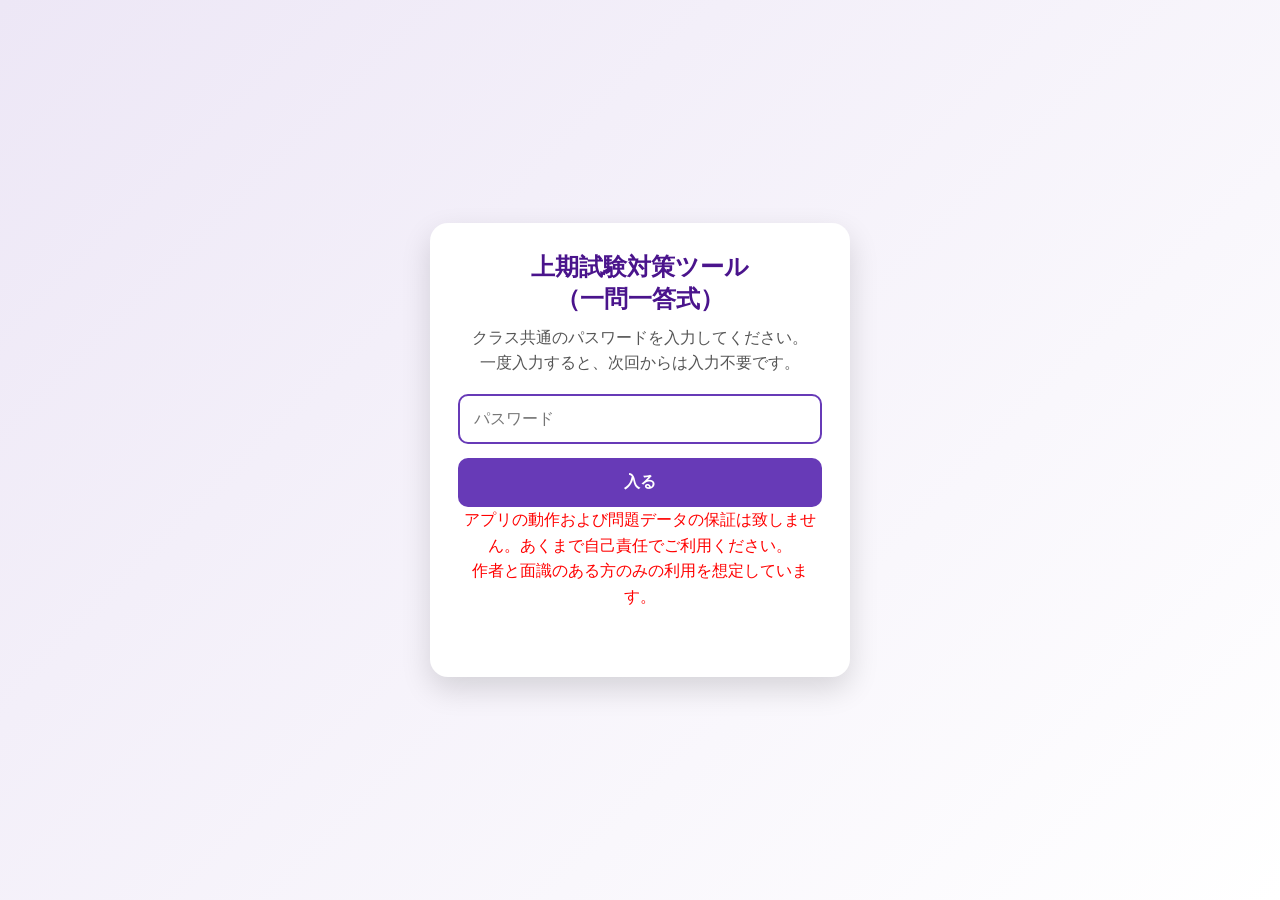
<file: index.html>
<!DOCTYPE html>
<html lang="ja" class="app-loading">
<head>

<!-- Google tag (gtag.js) -->
<script async src="https://www.googletagmanager.com/gtag/js?id=G-ELKN6ZGJD6"></script>
<script>
  window.dataLayer = window.dataLayer || [];
  function gtag(){dataLayer.push(arguments);}
  gtag('js', new Date());

  gtag('config', 'G-ELKN6ZGJD6');
</script>

<!-- PASSWORD_GUARD_VERSION: 2026c1_fixed2 -->
<meta charset="UTF-8">
<meta name="viewport" content="width=device-width, initial-scale=1.0">
<link rel="manifest" href="manifest.json">
<meta http-equiv="Cache-Control" content="no-cache, no-store, must-revalidate">
<meta http-equiv="Pragma" content="no-cache">
<meta http-equiv="Expires" content="0">
<link id="appStylesheet" rel="stylesheet" href="style.css">
<meta name="theme-color" content="#673AB7">

<style>
/* アプリ本体は、問題データとJavaScriptの読み込み完了後に表示する */
html.app-loading body:not(.auth-locked) .container {
  visibility: hidden !important;
}

/* パスワード画面は読み込み中でも表示する */
html.app-loading body.auth-locked #passwordGate {
  visibility: visible !important;
}

/* パスワードガード用 */
body.auth-locked .container {
  display: none !important;
}

#passwordGate {
  min-height: 100vh;
  display: flex;
  align-items: center;
  justify-content: center;
  padding: 24px;
  box-sizing: border-box;
  background: linear-gradient(135deg, #ede7f6, #ffffff);
}

.password-card {
  width: 100%;
  max-width: 420px;
  background: #ffffff;
  border-radius: 18px;
  padding: 28px;
  box-shadow: 0 12px 30px rgba(0, 0, 0, 0.14);
  text-align: center;
}

.password-card h1 {
  margin: 0 0 10px;
  font-size: 24px;
  color: #4a148c;
}

.password-card p {
  margin: 0 0 18px;
  color: #555;
  line-height: 1.6;
}

#passwordInput {
  width: 100%;
  box-sizing: border-box;
  padding: 14px;
  font-size: 16px;
  border: 2px solid #d1c4e9;
  border-radius: 10px;
  outline: none;
}

#passwordInput:focus {
  border-color: #673AB7;
}

#loginBtn {
  width: 100%;
  margin-top: 14px;
  padding: 14px;
  font-size: 16px;
  font-weight: bold;
  color: #ffffff;
  background: #673AB7;
  border: none;
  border-radius: 10px;
  cursor: pointer;
}

#loginBtn:hover {
  opacity: 0.9;
}

#passwordError {
  min-height: 22px;
  margin-top: 12px;
  color: #d32f2f;
  font-weight: bold;
}


body.auth-locked #passwordGate {
  display: flex !important;
}

body.auth-locked #themeToggle,
body.auth-locked #quizArea,
body.auth-locked #categoryArea,
body.auth-locked #statsArea {
  display: none !important;
}

body:not(.auth-locked) #passwordGate {
  display: none !important;
}
</style>
<script>
/*
  共通パスワード設定
  現在のパスワード: xxxxxx

  パスワードを変更する場合は、下の PASSWORD_HASH を新しいパスワードのSHA-256に変更し、
  AUTH_VERSION も v2, v3... のように変更してください。
  そうすると、すでに認証済みの人にも再入力を求められます。
*/
document.addEventListener('DOMContentLoaded', function () {
  const AUTH_VERSION = 'v1';
  const AUTH_KEY = 'shefQuizAuthenticatedVersion';
  const PASSWORD_HASH = '8fdc980de40254731422ea0e5ca7711b1dbfdc1279aa105863bb4b7db79f100e';

  const body = document.body;

  function isAuthenticated() {
    return localStorage.getItem(AUTH_KEY) === AUTH_VERSION;
  }

  function unlockApp() {
    body.classList.remove('auth-locked');
  }

  function lockApp() {
    body.classList.add('auth-locked');
  }

  async function sha256(text) {
    const data = new TextEncoder().encode(text);
    const hashBuffer = await crypto.subtle.digest('SHA-256', data);
    return Array.from(new Uint8Array(hashBuffer))
      .map(function (b) { return b.toString(16).padStart(2, '0'); })
      .join('');
  }

  async function checkPassword() {
    const input = document.getElementById('passwordInput');
    const error = document.getElementById('passwordError');
    const password = input.value;

    error.textContent = '';

    if (!password) {
      error.textContent = 'パスワードを入力してください。';
      return;
    }

    try {
      const inputHash = await sha256(password);
      if (inputHash === PASSWORD_HASH) {
        localStorage.setItem(AUTH_KEY, AUTH_VERSION);
        input.value = '';
        unlockApp();
      } else {
        error.textContent = 'パスワードが違います。';
        input.select();
      }
    } catch (e) {
      error.textContent = 'このブラウザでは認証処理が使えません。Chromeなどで開いてください。';
    }
  }

  if (isAuthenticated()) {
    unlockApp();
  } else {
    lockApp();
    setTimeout(function () {
      const input = document.getElementById('passwordInput');
      if (input) input.focus();
    }, 100);
  }

  const loginBtn = document.getElementById('loginBtn');
  const passwordInput = document.getElementById('passwordInput');

  if (loginBtn) {
    loginBtn.addEventListener('click', checkPassword);
  }

  if (passwordInput) {
    passwordInput.addEventListener('keydown', function (event) {
      if (event.key === 'Enter') {
        checkPassword();
      }
    });
  }
});
</script>

<script>
(function () {
  const KEY = 'shefQuizCacheCleanup_20260705_1';
  if (sessionStorage.getItem(KEY)) return;
  sessionStorage.setItem(KEY, '1');
  const jobs = [];
  if ('serviceWorker' in navigator) {
    jobs.push(navigator.serviceWorker.getRegistrations()
      .then(rs => Promise.all(rs.map(r => r.unregister()))).catch(() => {}));
  }
  if ('caches' in window) {
    jobs.push(caches.keys()
      .then(ks => Promise.all(ks.map(k => caches.delete(k)))).catch(() => {}));
  }
  Promise.all(jobs).then(() => {
    if (navigator.serviceWorker && navigator.serviceWorker.controller) location.reload();
  });
})();
</script>
</head>
<body class="auth-locked">

<noscript>
  <div style="padding:16px; color:#b00020; font-weight:bold; text-align:center;">
    このアプリを使うにはJavaScriptを有効にしてください。
  </div>
</noscript>


<div id="passwordGate">
  <div class="password-card">
    <h1>上期試験対策ツール<br>（一問一答式）</h1>
    <p>クラス共通のパスワードを入力してください。<br>一度入力すると、次回からは入力不要です。</p>
    <input type="password" id="passwordInput" placeholder="パスワード" autocomplete="current-password">
    <button id="loginBtn" type="button">入る</button>
    <p> <span style="color: red;">アプリの動作および問題データの保証は致しません。あくまで自己責任でご利用ください。<br>作者と面識のある方のみの利用を想定しています。</span></p>
    <div id="passwordError" aria-live="polite"></div>
  </div>
</div>


<div class="container">

<div id="statsArea"></div>

<div id="categoryArea"></div>

<div id="quizArea" style="display:none;">

<h2 id="categoryTitle"></h2>

<div id="progress"></div>

<h3 id="question"></h3>

<div id="imageArea"></div>

<div id="choices"></div>

<div id="result"></div>

<button class="nextBtn" id="submitBtn">回答する</button>

<button class="nextBtn" id="nextBtn" style="display:none;">
次の問題へ
</button>
<button id="masterBtn">
✓ 覚えた
</button>


<div id="explanation"></div>

<button class="backBtn" id="backCategoryBtn">
カテゴリ選択へ戻る
</button>



</div>

<button id="themeToggle">🌙 ダークモード</button>

</div>




<script>
(async function bootstrapQuizApp(){
  const VERSION_STORAGE_KEY = "shefQuizServerVersion";
  const CHECK_INTERVAL_MS = 5 * 60 * 1000;
  const assetFiles = [
    "data/eiyougaku.js",
    "data/syokuhingaku.js",
    "data/foodsafety.js",
    "data/healthylife.js",
    "data/choririron.js",
    "data/sekai.js",
    "data/summary_exam_questions.js",
    "data/chatgpt_yosou_200.js",
    "app.js"
  ];

  async function getServerVersion(){
    const response = await fetch(`version.json?t=${Date.now()}`, {
      cache: "no-store",
      headers: { "Cache-Control": "no-cache" }
    });
    if(!response.ok) throw new Error(`version.json: ${response.status}`);
    const data = await response.json();
    if(!data.version) throw new Error("versionが設定されていません");
    return String(data.version);
  }

  async function clearBrowserCaches(){
    try {
      if("serviceWorker" in navigator){
        const registrations = await navigator.serviceWorker.getRegistrations();
        await Promise.all(registrations.map(registration => registration.unregister()));
      }
      if("caches" in window){
        const names = await caches.keys();
        await Promise.all(names.map(name => caches.delete(name)));
      }
    } catch(error){
      console.warn("キャッシュ削除に失敗しました", error);
    }
  }

  function loadScript(src){
    return new Promise((resolve, reject) => {
      const script = document.createElement("script");
      script.src = src;
      script.async = false;
      script.onload = resolve;
      script.onerror = () => reject(new Error(`${src} を読み込めませんでした`));
      document.body.appendChild(script);
    });
  }

  let serverVersion;
  try {
    serverVersion = await getServerVersion();
  } catch(error){
    console.warn("更新番号を取得できなかったため、保存済み番号で起動します", error);
    serverVersion = localStorage.getItem(VERSION_STORAGE_KEY) || "fallback-1";
  }

  const savedVersion = localStorage.getItem(VERSION_STORAGE_KEY);
  if(savedVersion && savedVersion !== serverVersion){
    await clearBrowserCaches();
  }

  window.__APP_SERVER_VERSION__ = serverVersion;
  const encodedVersion = encodeURIComponent(serverVersion);
  const stylesheet = document.getElementById("appStylesheet");
  if(stylesheet) stylesheet.href = `style.css?v=${encodedVersion}`;

  try {
    for(const file of assetFiles){
      await loadScript(`${file}?v=${encodedVersion}`);
    }
    localStorage.setItem(VERSION_STORAGE_KEY, serverVersion);

    // カテゴリ生成まで完了してから、アプリ全体を一度に表示する
    requestAnimationFrame(() => {
      document.documentElement.classList.remove("app-loading");
    });
  } catch(error){
    console.error(error);
    document.body.insertAdjacentHTML("afterbegin",
      '<div style="padding:14px;background:#b71c1c;color:white;text-align:center;font-weight:bold;">最新版の読み込みに失敗しました。通信状態を確認して再読み込みしてください。</div>');
    document.documentElement.classList.remove("app-loading");
    return;
  }

  let checking = false;
  async function checkForServerUpdate(){
    if(checking) return;
    checking = true;
    try {
      const latestVersion = await getServerVersion();
      if(latestVersion !== serverVersion){
        await clearBrowserCaches();
        localStorage.setItem(VERSION_STORAGE_KEY, latestVersion);
        const url = new URL(location.href);
        url.searchParams.set("appVersion", latestVersion);
        location.replace(url.toString());
      }
    } catch(error){
      console.warn("更新確認に失敗しました", error);
    } finally {
      checking = false;
    }
  }

  document.addEventListener("visibilitychange", () => {
    if(document.visibilityState === "visible") checkForServerUpdate();
  });
  window.addEventListener("pageshow", checkForServerUpdate);
  setInterval(checkForServerUpdate, CHECK_INTERVAL_MS);
})();
</script>

</body>
</html>
</file>
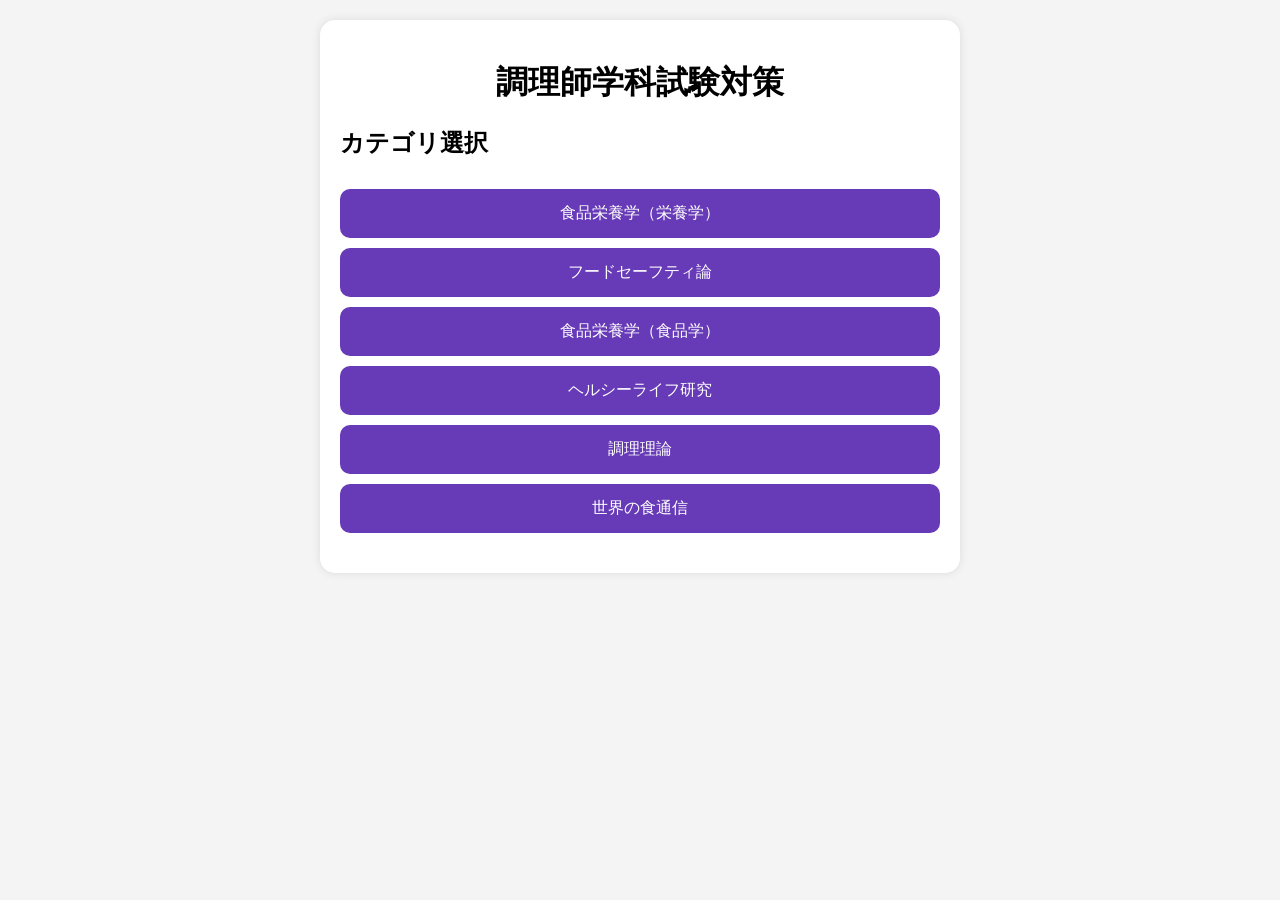
<file: quiz.html>
<!DOCTYPE html>
<html lang="ja">
<head>
<meta charset="UTF-8">
<meta name="viewport" content="width=device-width, initial-scale=1.0">
<title>調理師学科試験対策</title>

<style>
body{
    margin:0;
    padding:20px;
    font-family:sans-serif;
    background:#f4f4f4;
}

.container{
    max-width:600px;
    margin:auto;
    background:white;
    border-radius:15px;
    padding:20px;
    box-shadow:0 0 10px rgba(0,0,0,0.1);
}

h1{
    text-align:center;
}

button{
    width:100%;
    padding:14px;
    margin-top:10px;
    border:none;
    border-radius:10px;
    font-size:16px;
    cursor:pointer;
}

.choice{
    background:#e0e0e0;
}

.choice:hover{
    opacity:0.8;
}
.selected{
    background:#90CAF9;
}
.correct{
    background:#4CAF50;
    color:white;
}

.wrong{
    background:#f44336;
    color:white;
}

.nextBtn{
    background:#2196F3;
    color:white;
}

.categoryBtn{
    background:#673AB7;
    color:white;
}

#score{
    font-size:20px;
    margin-top:20px;
    text-align:center;
}

#explanation{
    margin-top:15px;
    background:#f9f9f9;
    padding:10px;
    border-left:5px solid #4CAF50;
    line-height:1.5;
}
</style>
</head>

<body>

<div class="container">

<h1>調理師学科試験対策</h1>

<div id="categoryArea"></div>

<div id="quizArea" style="display:none;">

<h2 id="categoryTitle"></h2>

<div id="progress"></div>

<h3 id="question"></h3>

<div id="choices"></div>

<div id="result"></div>

<div id="explanation"></div>

<button class="nextBtn"
id="submitBtn"
onclick="submitAnswer()">
回答する
</button>

<button class="nextBtn"
id="nextBtn"
onclick="nextQuestion()"
style="display:none;">
次の問題へ
</button>

</div>

<div id="score"></div>

</div>

<script src="questions.js"></script>

<script>

let currentQuiz = 0;
let score = 0;
let quizList = [];
let wrongQuestions = [];

function shuffle(array){
    return array.sort(() => Math.random() - 0.5);
}

function loadCategories(){

    const categories = [...new Set(questions.map(q => q.category))];

    const area = document.getElementById("categoryArea");

    area.innerHTML = "<h2>カテゴリ選択</h2>";

    categories.forEach(category => {

        const btn = document.createElement("button");
        btn.className = "categoryBtn";
        btn.innerText = category;

        btn.onclick = () => startQuiz(category);

        area.appendChild(btn);

    });

}

function startQuiz(category){

    quizList = questions.filter(q => q.category === category);

    quizList = shuffle(quizList);

    currentQuiz = 0;
    score = 0;
    wrongQuestions = [];

    document.getElementById("categoryArea").style.display = "none";
    document.getElementById("quizArea").style.display = "block";

    document.getElementById("categoryTitle").innerText = category;

    loadQuiz();

}

function loadQuiz(){

    document.getElementById("choices").innerHTML = "";
    document.getElementById("nextBtn").style.display = "none";
    document.getElementById("submitBtn").disabled = false;

    document.getElementById("result").innerHTML = "";
    document.getElementById("explanation").innerHTML = "";

    const quiz = quizList[currentQuiz];

    document.getElementById("progress").innerHTML =
        `${currentQuiz + 1} / ${quizList.length}`;

    document.getElementById("question").innerHTML = quiz.question;

    const choicesDiv = document.getElementById("choices");

    choicesDiv.innerHTML = "";

    quiz.choices.forEach(choice => {

        const btn = document.createElement("button");

        btn.className = "choice";

        btn.innerText = choice.text;

        // ←ここ重要
        btn.onclick = () => {
            btn.classList.toggle("selected");
        };

        choicesDiv.appendChild(btn);

    });

}
function submitAnswer(){

    const quiz = quizList[currentQuiz];

    const buttons = document.querySelectorAll(".choice");

    let selectedChoices = [];

    buttons.forEach((btn, index) => {

        const choice = quiz.choices[index];

        if(btn.classList.contains("selected")){
            selectedChoices.push(choice.text);
        }

    });

    const correctChoices = quiz.choices
        .filter(c => c.correct)
        .map(c => c.text);

    const isCorrect =
        selectedChoices.length === correctChoices.length &&
        selectedChoices.every(c => correctChoices.includes(c));

buttons.forEach((btn, index) => {

    btn.disabled = true;

    const choice = quiz.choices[index];

    const wasSelected =
        btn.classList.contains("selected");

    btn.classList.remove("selected");

    if(choice.correct){
        btn.classList.add("correct");
    }

    if(wasSelected && !choice.correct){
        btn.classList.add("wrong");
    }

});

    if(isCorrect){

        score++;

        document.getElementById("result").innerHTML =
            "⭕ 正解！";

    }else{

        wrongQuestions.push(quiz);

        document.getElementById("result").innerHTML =
            `❌ 不正解！`;
    }

    document.getElementById("explanation").innerHTML =
        "<strong>解説：</strong><br>" +
        quiz.choices
            .filter(c => c.correct)
            .map(c => "・" + c.explanation)
            .join("<br>");

    document.getElementById("nextBtn").style.display = "block";
    document.getElementById("submitBtn").disabled = true;

}

function nextQuestion(){

    currentQuiz++;

    if(currentQuiz < quizList.length){

        loadQuiz();

    }else{

        finishQuiz();

    }

}

function finishQuiz(){

    document.getElementById("quizArea").style.display = "none";

    let html = `
        <h2>終了！</h2>
        <div id="score">
        点数：${score} / ${quizList.length}<br>
        正答率：${Math.round(score / quizList.length * 100)}%
        </div>
    `;

    if(wrongQuestions.length > 0){

        html += `
        <button class="nextBtn" onclick="retryWrongQuestions()">
            間違えた問題を復習
        </button>
        `;

    }

    html += `
        <button class="categoryBtn" onclick="location.reload()">
            カテゴリへ戻る
        </button>
    `;

    document.querySelector(".container").innerHTML = html;

}

function retryWrongQuestions(){

    quizList = shuffle(wrongQuestions);

    currentQuiz = 0;
    score = 0;
    wrongQuestions = [];

    document.querySelector(".container").innerHTML = `
        <div id="quizArea">
        <h2>復習モード</h2>

        <div id="progress"></div>
        <h3 id="question"></h3>
        <div id="choices"></div>
        <div id="result"></div>
        <div id="explanation"></div>

        <button class="nextBtn"
        id="submitBtn"
        onclick="submitAnswer()">
        回答する
        </button>

        <button class="nextBtn"
        id="nextBtn"
        onclick="nextQuestion()"
        style="display:none;">
        次の問題へ
        </button>

        </div>
    `;

    loadQuiz();

}
loadCategories();

</script>

</body>
</html>
</file>
<file: style.css>
:root{
  --bg:#f4f4f4;
  --card:#ffffff;
  --text:#222;
}

body.dark{
  --bg:#1e1e1e;
  --card:#252525;
  --text:#f0f0f0;
}

body{
  margin:0;
  padding:20px;
  font-family:sans-serif;
  background:var(--bg);
  color:var(--text);

  transition:
    background 0.3s,
    color 0.3s;
}

.container{
  max-width:700px;
  margin:auto;
  background:var(--card);
  border-radius:15px;
  padding:20px;
  box-shadow:0 4px 12px rgba(0,0,0,0.15);
}

/* ボタン共通 */
button{
  width:100%;
  padding:14px;
  margin-top:10px;

  border:none;
  border-radius:10px;

  font-size:16px;
  cursor:pointer;

  -webkit-tap-highlight-color: transparent;

  transition:
    background 0.2s,
    color 0.2s,
    transform 0.1s,
    opacity 0.2s;
}

button:hover{
  opacity:0.92;
}

/* 選択肢 */
.choice{
  background:#e0e0e0;
  color:#222;
  border:1px solid #ccc;

  transition:
    background 0.2s,
    color 0.2s,
    transform 0.1s;
}

.choice:active{
  transform:scale(0.98);
}

/* ダークモード時の選択肢 */
body.dark .choice{
  background:#2b2b2b;
  color:#f5f5f5;
  border:1px solid #555;
}
body.dark .correct{
  background:#4CAF50 !important;
  color:white !important;
  border:2px solid #81C784 !important;
}

body.dark .wrong{
  background:#f44336 !important;
  color:white !important;
  border:2px solid #EF9A9A !important;
}
body.dark .selected{
  background:#2196F3 !important;
  color:white !important;

  border:2px solid #90CAF9 !important;

  box-shadow:
    0 0 0 2px rgba(144,202,249,0.25),
    0 4px 12px rgba(0,0,0,0.4);

  transform:scale(1.02);
}

/* 回答状態 */
.selected{
  background:#90CAF9;
  border:2px solid #1976D2;
}

.correct{
  background:#4CAF50;
  color:white;
}

.wrong{
  background:#f44336;
  color:white;
}

/* ボタン */
.nextBtn{
  background:#2196F3;
  color:white;
}

.categoryBtn{
  background:#673AB7;
  color:white;
}

.retryBtn{
  display:block;
  width:100%;

  margin-top:30px;
  padding:16px;

  border:none;
  border-radius:14px;

  background:#ff9800;
  color:white;

  font-size:16px;
  font-weight:bold;
}

body.dark .retryBtn{
  background:#ffb74d;
  color:#222;
}

.backBtn{
  margin-top:20px;
  background:#777;
  color:white;
}

/* ダークモード切替ボタン */
#themeToggle{

  display:block;

  width:100%;
  max-width:250px;

  margin:30px auto 0;

  padding:12px 16px;

  border:none;

  border-radius:999px;

  background:#673AB7;

  color:white;

  font-size:14px;

  transition:0.2s;
}

/* 画像 */
img{
  max-width:100%;
  border-radius:10px;
}

/* 解説 */
.mainExplanation{
  margin-top:10px;
  padding:12px;

  background:#f5f5f5;

  border-radius:10px;
}

body.dark .mainExplanation{
  background:#222;
  color:#fff;

  padding:15px;

  border-radius:12px;

  line-height:1.8;
}

.choiceExplanationTitle{
  margin-top:15px;
  font-size:18px;
}

body.dark .choiceExplanationTitle{
  color:#ffd54f;
  margin-top:20px;
}

.choiceExplanationItem{
  margin-top:10px;
  padding:10px;

  border-radius:10px;

  background:#fafafa;

  line-height:1.6;
}

body.dark .choiceExplanationItem{
  background:#2d2d2d;
  color:#fff;

  padding:12px;
  margin-top:10px;

  border-radius:10px;
}
body.dark .choice:hover{
  background:#404040;
  transform:translateY(-1px);
}

/* 間違えた選択肢は赤を優先 */
.selected.wrong{
  background:#f44336 !important;
  color:white !important;
  border:2px solid #EF9A9A !important;

  box-shadow:
    0 0 0 2px rgba(239,154,154,0.25),
    0 4px 12px rgba(0,0,0,0.4);
}

/* ダークモード時 */
body.dark .selected.wrong{
  background:#f44336 !important;
  color:white !important;
  border:2px solid #EF9A9A !important;
}

/* Windows Chrome / password gate layout fix */
html, body { width:100%; min-height:100%; box-sizing:border-box; }
*, *::before, *::after { box-sizing:inherit; }
body.auth-locked { padding:0 !important; overflow-x:hidden; }
body.auth-locked #passwordGate {
  width:100%; min-height:100vh; min-height:100dvh; margin:0;
}
body:not(.auth-locked) #passwordGate {
  display:none !important; pointer-events:none !important; visibility:hidden !important;
}
body:not(.auth-locked) .container { position:relative; z-index:1; }
#backCategoryBtn { position:relative; z-index:5; pointer-events:auto; }


.categoryBtn.predictedCategoryBtn{background:#00897B;color:white;font-weight:bold;}
.categoryBtn.predictedCategoryBtn:hover{background:#00796B;opacity:1;}
body.dark .categoryBtn.predictedCategoryBtn{background:#26A69A;color:#111;}


/* まとめ問題（試験対策）カテゴリ専用 */
.categoryBtn.summaryCategoryBtn{background:#C62828;color:white;font-weight:bold;border:2px solid #FFCDD2;}
.categoryBtn.summaryCategoryBtn:hover{background:#B71C1C;opacity:1;}
body.dark .categoryBtn.summaryCategoryBtn{background:#EF5350;color:#111;border-color:#FFCDD2;}
</file>
